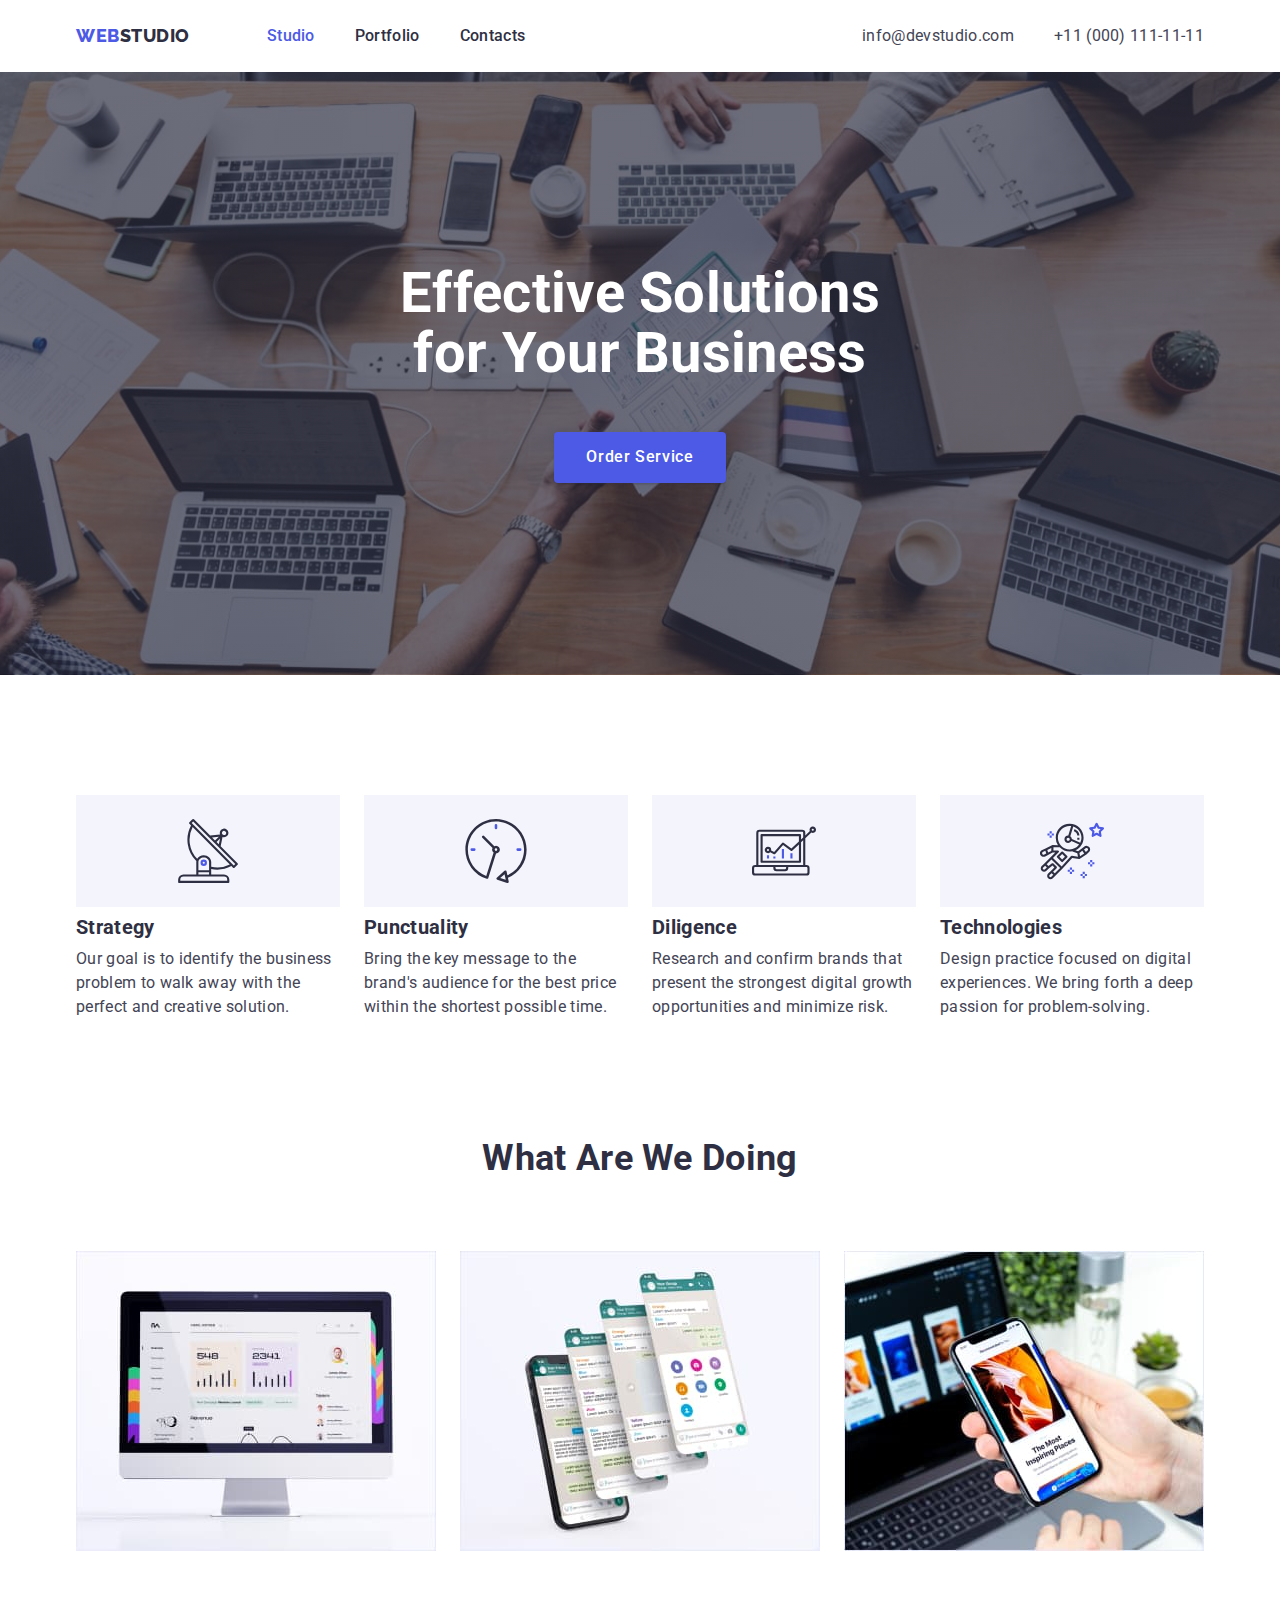
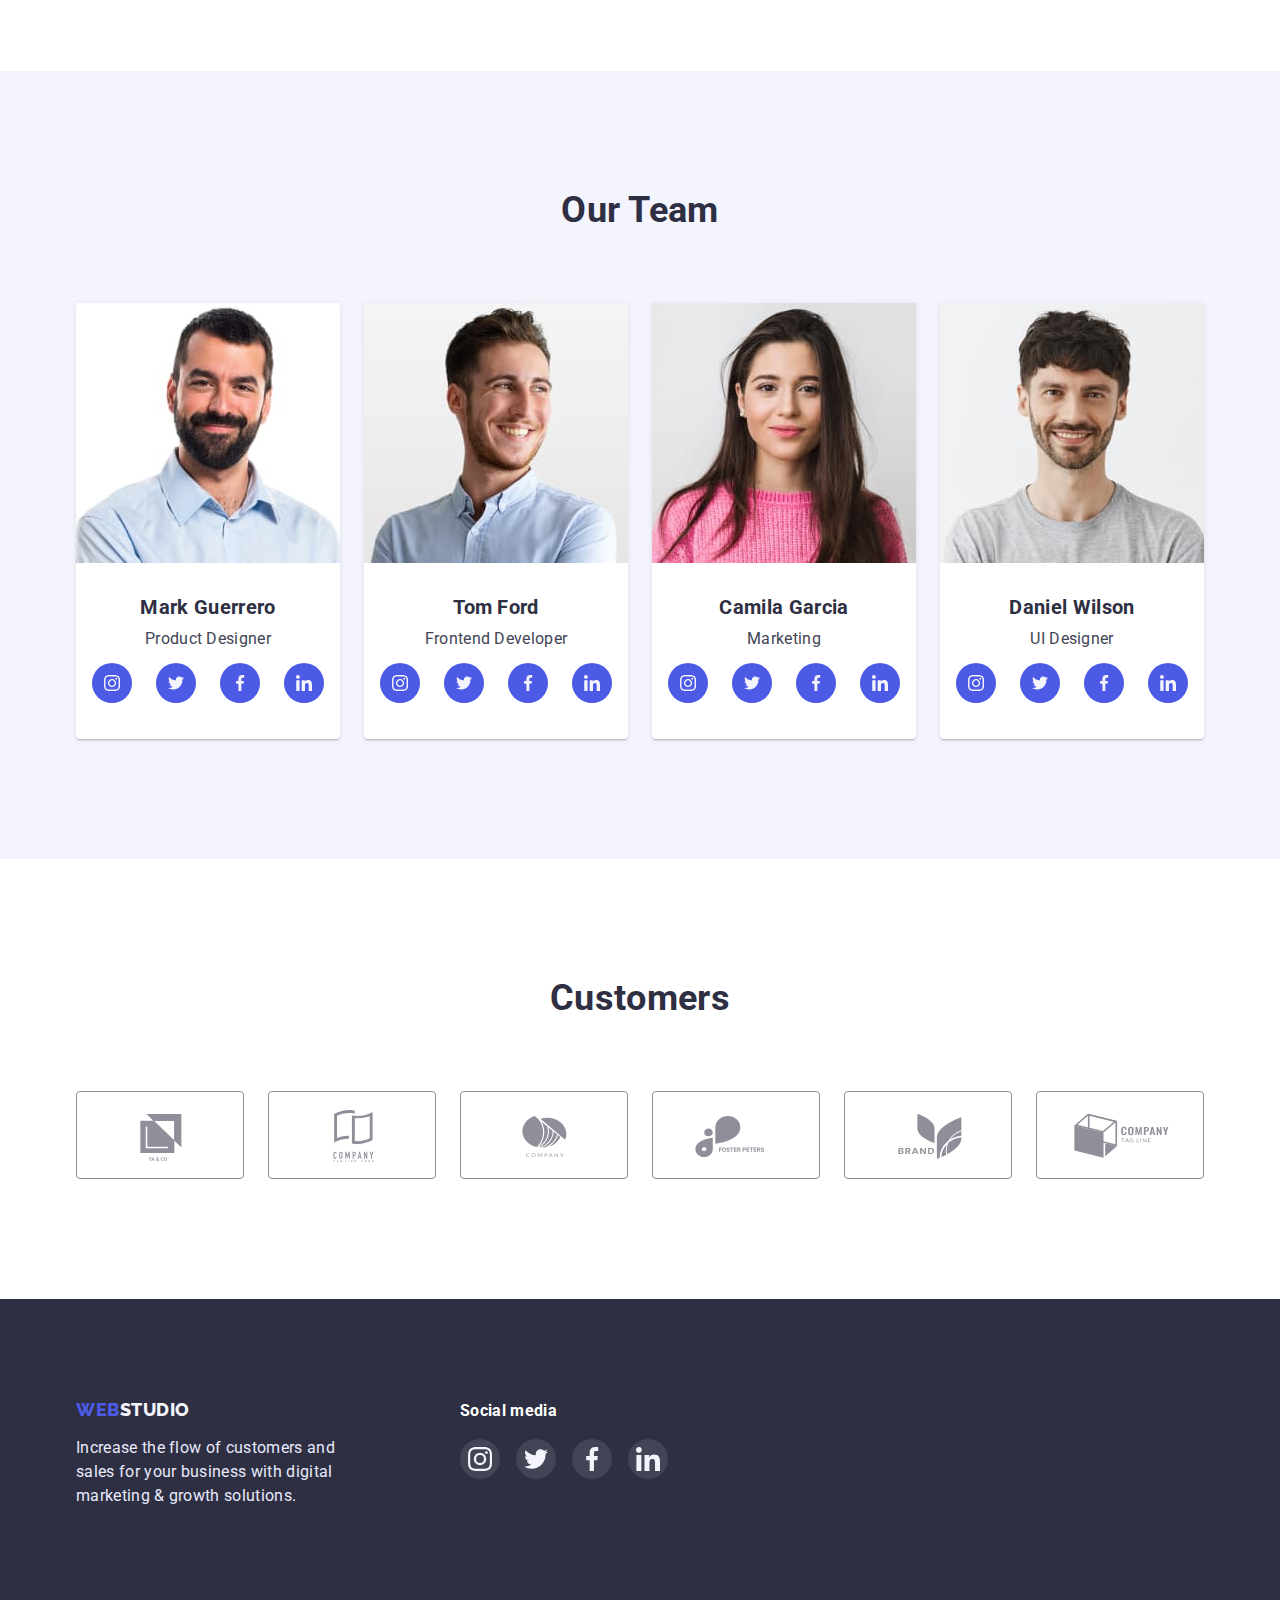
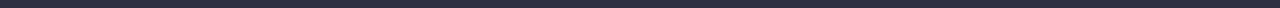
<file: index.html>
<!DOCTYPE html>
<html lang="en">
  <head>
    <meta charset="UTF-8" />
    <meta http-equiv="X-UA-Compatible" content="IE=edge" />
    <meta name="viewport" content="width=device-width, initial-scale=1.0" />
    <title>Web Studio</title>
    <link rel="preconnect" href="https://fonts.googleapis.com" />
    <link rel="preconnect" href="https://fonts.gstatic.com" crossorigin />
    <link
      href="https://fonts.googleapis.com/css2?family=Raleway:wght@800&family=Roboto:wght@400;500;700;900&display=swap"
      rel="stylesheet"
    />
    <link
      rel="stylesheet"
      href="https://cdnjs.cloudflare.com/ajax/libs/modern-normalize/1.1.0/modern-normalize.min.css"
    />
    <link rel="stylesheet" href="./css/styles.css" />
  </head>
  <body>
    <!-- Header -->

    <header class="header-page">
      <div class="container main-nav">
        <nav class="main-nav">
          <a href="./index.html" class="logo"><span>web</span>studio</a>
          <ul class="site-nav list">
            <li class="list-item">
              <a href="./index.html" class="link active">Studio</a>
            </li>
            <li class="list-item">
              <a href="./portfolio.html" class="link">Portfolio</a>
            </li>
            <li class="list-item"><a href="" class="link">Contacts</a></li>
          </ul>
        </nav>

        <ul class="contacts list">
          <li class="list-item">
            <a href="mailto:info@devstudio.com" class="link">
              info@devstudio.com</a
            >
          </li>
          <li class="list-item">
            <a href="tel:+110001111111" class="link">+11 (000) 111-11-11</a>
          </li>
        </ul>
      </div>
    </header>

    <!-- Main -->

    <main>
      <!-- Hero -->

      <section class="hero overlay">
        <h1 class="hero-title">Effective Solutions for Your Business</h1>
        <button type="button" class="button primary">Order Service</button>
      </section>

      <!-- Benefits -->

      <section class="section">
        <div class="container">
          <h2 class="visually-hidden">Benefits</h2>

          <ul class="card-set list">
            <li class="card-item">
              <div class="benefits-icon">
                <svg width="64" height="64">
                  <use href="./images/icons.svg#icon-antenna"></use>
                </svg>
              </div>
              <h3 class="list-title">Strategy</h3>
              <p>
                Our goal is to identify the business problem to walk away with
                the perfect and creative solution.
              </p>
            </li>
            <li class="card-item">
              <div class="benefits-icon">
                <svg width="64" height="64">
                  <use href="./images/icons.svg#icon-clock"></use>
                </svg>
              </div>
              <h3 class="list-title">Punctuality</h3>
              <p>
                Bring the key message to the brand's audience for the best price
                within the shortest possible time.
              </p>
            </li>
            <li class="card-item">
              <div class="benefits-icon">
                <svg width="64" height="64">
                  <use href="./images/icons.svg#icon-diagram"></use>
                </svg>
              </div>
              <h3 class="list-title">Diligence</h3>
              <p>
                Research and confirm brands that present the strongest digital
                growth opportunities and minimize risk.
              </p>
            </li>
            <li class="card-item">
              <div class="benefits-icon">
                <svg width="64" height="64">
                  <use href="./images/icons.svg#icon-astronaut"></use>
                </svg>
              </div>
              <h3 class="list-title">Technologies</h3>
              <p>
                Design practice focused on digital experiences. We bring forth a
                deep passion for problem-solving.
              </p>
            </li>
          </ul>
        </div>
      </section>

      <!-- What are we doing -->

      <section class="section no-padding">
        <div class="container">
          <h2 class="section-title">What are we doing</h2>
          <ul class="card-set list">
            <li class="card-item work-item">
              <img src="./images/computer.jpg" alt="computer" width="360" />
            </li>
            <li class="card-item work-item">
              <img src="./images/phone.jpg" alt="phone" width="360" />
            </li>
            <li class="card-item work-item">
              <img
                src="./images/computer-phone.jpg"
                alt="hand are holding the phone"
                width="360"
              />
            </li>
          </ul>
        </div>
      </section>

      <!-- Our team -->

      <section class="section team-background">
        <div class="container">
          <h2 class="section-title">Our Team</h2>

          <ul class="team-list card-set list">
            <li class="team-item card-item">
              <img
                src="./images/mark-guerrero.jpg"
                alt="Product designer Mark Guerrero"
                width="264"
              />
              <div class="team-card-discription">
                <h3 class="list-title">Mark Guerrero</h3>
                <p class="team-text">Product Designer</p>
                <ul class="socials list">
                  <li class="socials-list team-socials-list">
                    <a
                      href=""
                      class="social-link team-socials-link"
                      aria-label="Instagram"
                    >
                      <svg width="16" height="16">
                        <use href="./images/icons.svg#icon-instagram"></use>
                      </svg>
                    </a>
                  </li>
                  <li class="socials-list team-socials-list">
                    <a
                      href=""
                      class="social-link team-socials-link"
                      aria-label="Twitter"
                    >
                      <svg width="16" height="16">
                        <use href="./images/icons.svg#icon-twitter"></use>
                      </svg>
                    </a>
                  </li>
                  <li class="socials-list team-socials-list">
                    <a
                      href=""
                      class="social-link team-socials-link"
                      aria-label="Facebook"
                    >
                      <svg width="16" height="16">
                        <use href="./images/icons.svg#icon-facebook"></use>
                      </svg>
                    </a>
                  </li>
                  <li class="socials-list team-socials-list">
                    <a
                      href=""
                      class="social-link team-socials-link"
                      aria-label="Linkedin"
                    >
                      <svg width="16" height="16">
                        <use href="./images/icons.svg#icon-linkedin"></use>
                      </svg>
                    </a>
                  </li>
                </ul>
              </div>
            </li>
            <li class="team-item card-item">
              <img
                src="./images/tom-ford.jpg"
                alt="Frontend Developer Tom Ford"
                width="264"
              />
              <div class="team-card-discription">
                <h3 class="list-title">Tom Ford</h3>
                <p class="team-text">Frontend Developer</p>
                <ul class="socials list">
                  <li class="socials-list team-socials-list">
                    <a
                      href=""
                      class="social-link team-socials-link"
                      aria-label="Instagram"
                    >
                      <svg width="16" height="16">
                        <use href="./images/icons.svg#icon-instagram"></use>
                      </svg>
                    </a>
                  </li>
                  <li class="socials-list team-socials-list">
                    <a
                      href=""
                      class="social-link team-socials-link"
                      aria-label="Twitter"
                    >
                      <svg width="16" height="16">
                        <use href="./images/icons.svg#icon-twitter"></use>
                      </svg>
                    </a>
                  </li>
                  <li class="socials-list team-socials-list">
                    <a
                      href=""
                      class="social-link team-socials-link"
                      aria-label="Facebook"
                    >
                      <svg width="16" height="16">
                        <use href="./images/icons.svg#icon-facebook"></use>
                      </svg>
                    </a>
                  </li>
                  <li class="socials-list team-socials-list">
                    <a
                      href=""
                      class="social-link team-socials-link"
                      aria-label="Linkedin"
                    >
                      <svg width="16" height="16">
                        <use href="./images/icons.svg#icon-linkedin"></use>
                      </svg>
                    </a>
                  </li>
                </ul>
              </div>
            </li>
            <li class="team-item card-item">
              <img
                src="./images/camila-garcia.jpg"
                alt="Marketing Camila Garcia"
                width="264"
              />
              <div class="team-card-discription">
                <h3 class="list-title">Camila Garcia</h3>
                <p class="team-text">Marketing</p>
                <ul class="socials list">
                  <li class="socials-list team-socials-list">
                    <a
                      href=""
                      class="social-link team-socials-link"
                      aria-label="Instagram"
                    >
                      <svg width="16" height="16">
                        <use href="./images/icons.svg#icon-instagram"></use>
                      </svg>
                    </a>
                  </li>
                  <li class="socials-list team-socials-list">
                    <a
                      href=""
                      class="social-link team-socials-link"
                      aria-label="Twitter"
                    >
                      <svg width="16" height="16">
                        <use href="./images/icons.svg#icon-twitter"></use>
                      </svg>
                    </a>
                  </li>
                  <li class="socials-list team-socials-list">
                    <a
                      href=""
                      class="social-link team-socials-link"
                      aria-label="Facebook"
                    >
                      <svg width="16" height="16">
                        <use href="./images/icons.svg#icon-facebook"></use>
                      </svg>
                    </a>
                  </li>
                  <li class="socials-list team-socials-list">
                    <a
                      href=""
                      class="social-link team-socials-link"
                      aria-label="Linkedin"
                    >
                      <svg width="16" height="16">
                        <use href="./images/icons.svg#icon-linkedin"></use>
                      </svg>
                    </a>
                  </li>
                </ul>
              </div>
            </li>
            <li class="team-item card-item">
              <img
                src="./images/daniel-wilson.jpg"
                alt="UI Designer Daniel Wilson"
                width="264"
              />
              <div class="team-card-discription">
                <h3 class="list-title">Daniel Wilson</h3>
                <p class="team-text">UI Designer</p>
                <ul class="socials list">
                  <li class="socials-list team-socials-list">
                    <a
                      href=""
                      class="social-link team-socials-link"
                      aria-label="Instagram"
                    >
                      <svg width="16" height="16">
                        <use href="./images/icons.svg#icon-instagram"></use>
                      </svg>
                    </a>
                  </li>
                  <li class="socials-list team-socials-list">
                    <a
                      href=""
                      class="social-link team-socials-link"
                      aria-label="Twitter"
                    >
                      <svg width="16" height="16">
                        <use href="./images/icons.svg#icon-twitter"></use>
                      </svg>
                    </a>
                  </li>
                  <li class="socials-list team-socials-list">
                    <a
                      href=""
                      class="social-link team-socials-link"
                      aria-label="Facebook"
                    >
                      <svg width="16" height="16">
                        <use href="./images/icons.svg#icon-facebook"></use>
                      </svg>
                    </a>
                  </li>
                  <li class="socials-list team-socials-list">
                    <a
                      href=""
                      class="social-link team-socials-link"
                      aria-label="Linkedin"
                    >
                      <svg width="16" height="16">
                        <use href="./images/icons.svg#icon-linkedin"></use>
                      </svg>
                    </a>
                  </li>
                </ul>
              </div>
            </li>
          </ul>
        </div>
      </section>
    </main>

    <!-- Customers -->

    <section class="section">
      <div class="container">
        <h2 class="section-title">Customers</h2>
        <ul class="card-set list">
          <li class="customers-list card-item">
            <a href="" class="customers-link" aria-label="Client1">
              <svg width="104" height="56" class="customers-icon">
                <use href="./images/icons.svg#icon-logo1"></use>
              </svg>
            </a>
          </li>
          <li class="customers-list card-item">
            <a href="" class="customers-link" aria-label="Client2">
              <svg width="104" height="56" class="customers-icon">
                <use href="./images/icons.svg#icon-logo2"></use>
              </svg>
            </a>
          </li>
          <li class="customers-list card-item">
            <a href="" class="customers-link" aria-label="Client3">
              <svg width="104" height="56" class="customers-icon">
                <use href="./images/icons.svg#icon-logo3"></use>
              </svg>
            </a>
          </li>
          <li class="customers-list card-item">
            <a href="" class="customers-link" aria-label="Client4">
              <svg width="104" height="56" class="customers-icon">
                <use href="./images/icons.svg#icon-logo4"></use>
              </svg>
            </a>
          </li>
          <li class="customers-list card-item">
            <a href="" class="customers-link" aria-label="Client5">
              <svg width="104" height="56" class="customers-icon">
                <use href="./images/icons.svg#icon-logo5"></use>
              </svg>
            </a>
          </li>
          <li class="customers-list card-item">
            <a href="" class="customers-link" aria-label="Client6">
              <svg width="104" height="56" class="customers-icon">
                <use href="./images/icons.svg#icon-logo6"></use>
              </svg>
            </a>
          </li>
        </ul>
      </div>
    </section>

    <!-- Footer -->
    <footer class="footer background">
      <div class="container footer-container">
        <div class="footer-logo">
          <a href="./index.html" class="logo"><span>web</span>studio</a>

          <p class="footer-text">
            Increase the flow of customers and sales for your business with
            digital marketing &amp; growth solutions.
          </p>
        </div>
        <div class="footer-socials">
          <b class="social-media">Social media</b>
          <ul class="socials list">
            <li class="footer-socials-list">
              <a
                href=""
                class="social-link footer-socials-link"
                aria-label="Instagram"
              >
                <svg width="24" height="24">
                  <use href="./images/icons.svg#icon-instagram"></use>
                </svg>
              </a>
            </li>
            <li class="footer-socials-list">
              <a
                href=""
                class="social-link footer-socials-link"
                aria-label="Twitter"
              >
                <svg width="24" height="24">
                  <use href="./images/icons.svg#icon-twitter"></use>
                </svg>
              </a>
            </li>
            <li class="footer-socials-list">
              <a
                href=""
                class="social-link footer-socials-link"
                aria-label="Facebook"
              >
                <svg width="24" height="24">
                  <use href="./images/icons.svg#icon-facebook"></use>
                </svg>
              </a>
            </li>
            <li class="footer-socials-list">
              <a
                href=""
                class="social-link footer-socials-link"
                aria-label="Linkedin"
              >
                <svg width="24" height="24">
                  <use href="./images/icons.svg#icon-linkedin"></use>
                </svg>
              </a>
            </li>
          </ul>
        </div>
      </div>
    </footer>
  </body>
</html>
</file>
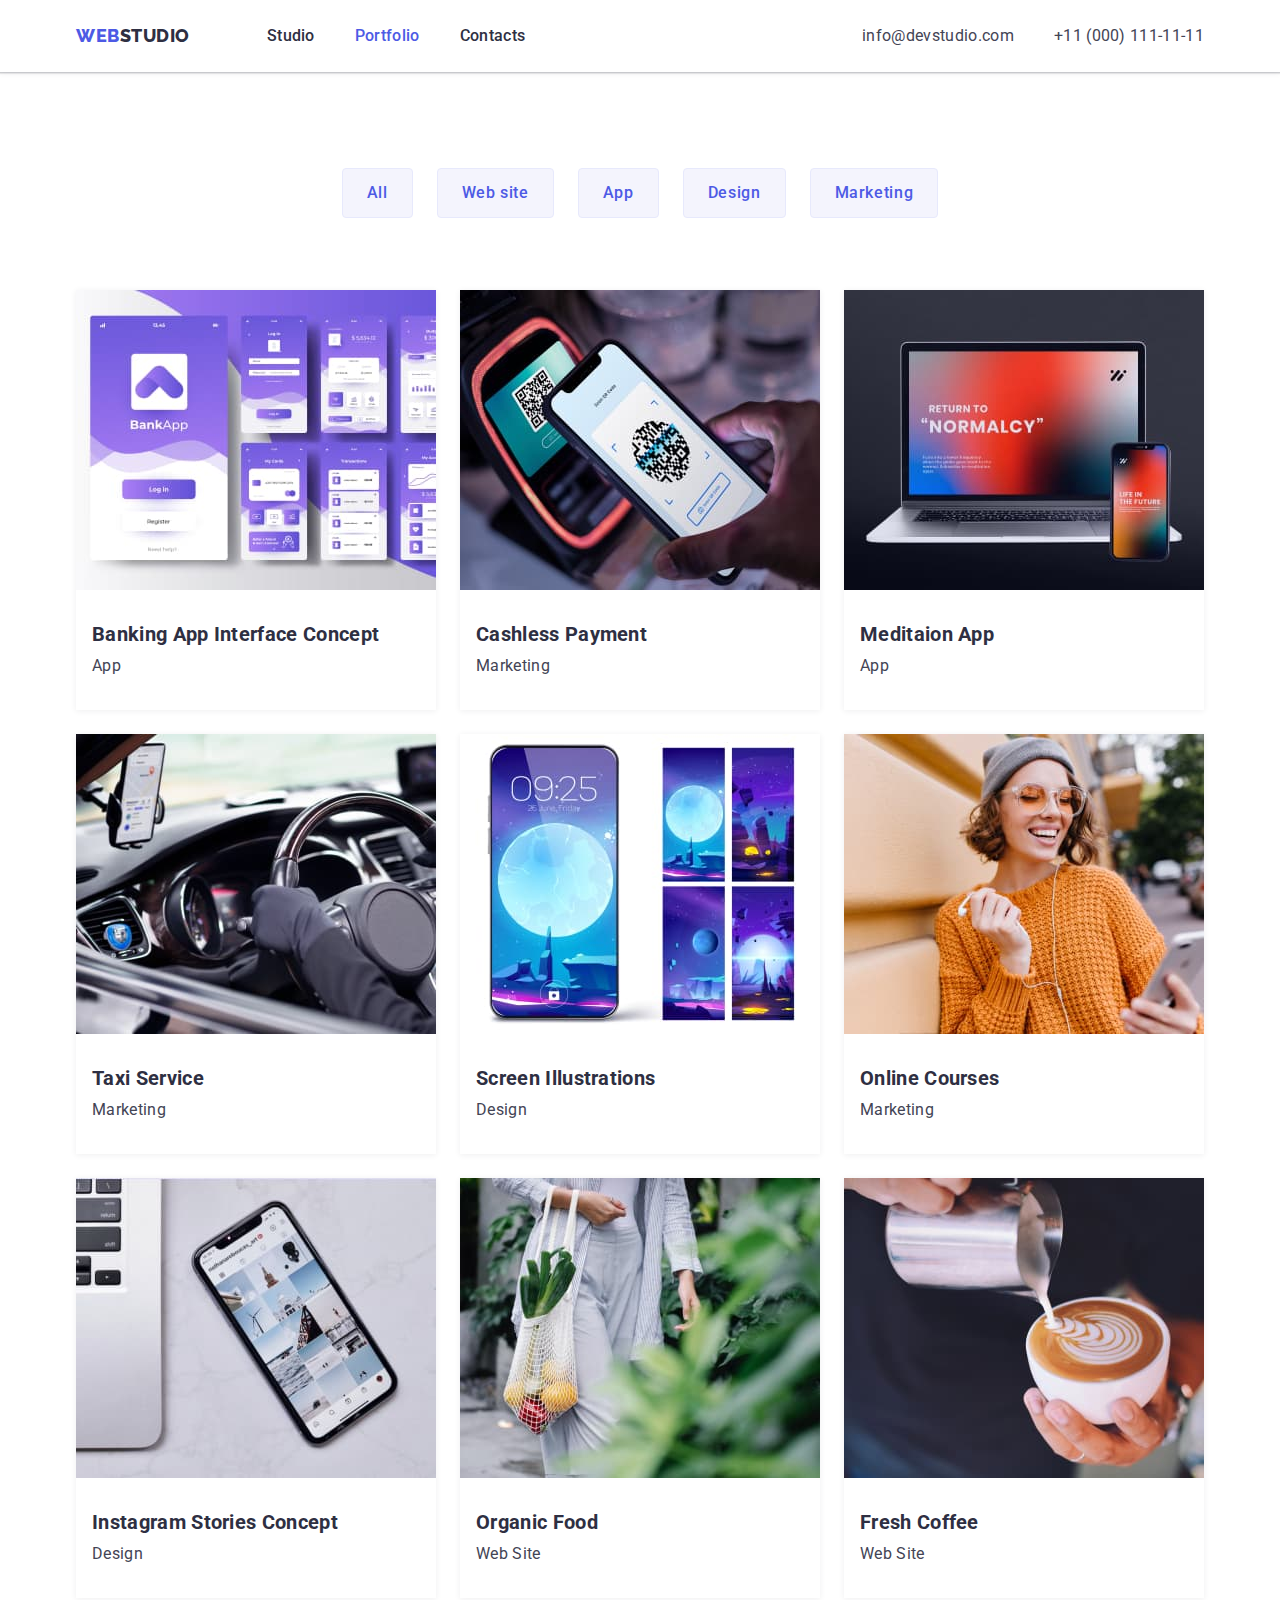
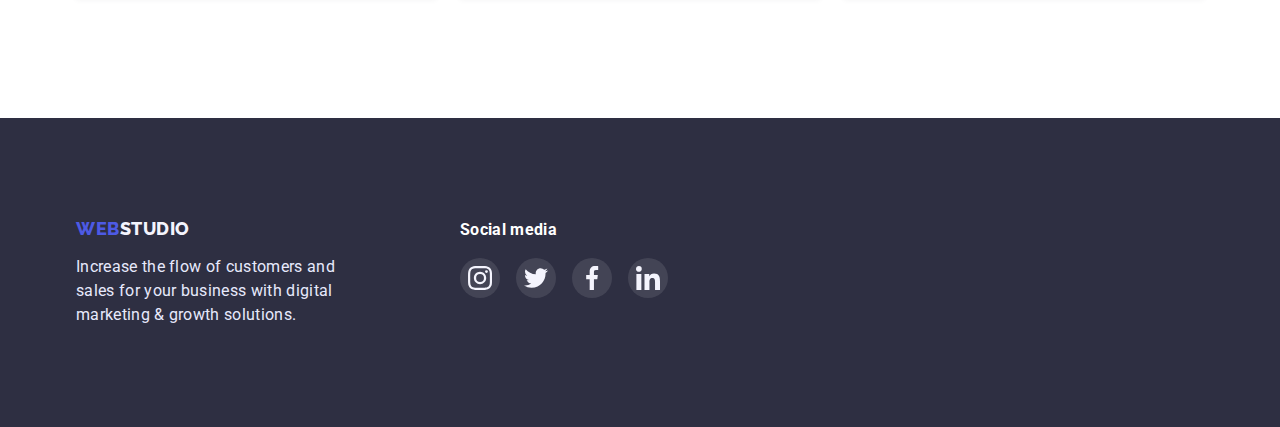
<file: portfolio.html>
<!DOCTYPE html>
<html lang="en">
  <head>
    <meta charset="UTF-8" />
    <meta http-equiv="X-UA-Compatible" content="IE=edge" />
    <meta name="viewport" content="width=device-width, initial-scale=1.0" />
    <title>Portfolio</title>
    <link rel="preconnect" href="https://fonts.googleapis.com" />
    <link rel="preconnect" href="https://fonts.gstatic.com" crossorigin />
    <link
      href="https://fonts.googleapis.com/css2?family=Raleway:wght@800&family=Roboto:wght@400;500;700;900&display=swap"
      rel="stylesheet"
    />
    <link
      rel="stylesheet"
      href="https://cdnjs.cloudflare.com/ajax/libs/modern-normalize/1.1.0/modern-normalize.min.css"
    />
    <link rel="stylesheet" href="./css/styles.css" />
  </head>
  <body>
    <header class="header-page">
      <div class="container main-nav">
        <nav class="main-nav">
          <a href="./index.html" class="logo"><span>web</span>studio</a>
          <ul class="site-nav list">
            <li class="list-item">
              <a href="./index.html" class="link">Studio</a>
            </li>
            <li class="list-item">
              <a href="./portfolio.html" class="link active">Portfolio</a>
            </li>
            <li class="list-item"><a href="" class="link">Contacts</a></li>
          </ul>
        </nav>

        <ul class="contacts list">
          <li class="list-item">
            <a href="mailto:info@devstudio.com" class="link"
              >info@devstudio.com</a
            >
          </li>
          <li class="list-item">
            <a href="tel:+110001111111" class="link">+11 (000) 111-11-11</a>
          </li>
        </ul>
      </div>
    </header>
    <main>
      <section class="portfolio-section">
        <div class="container">
          <h1 class="visually-hidden">Portfolio</h1>
          <ul class="filters list">
            <li class="filters-item">
              <button type="button" class="button secondary">All</button>
            </li>
            <li class="filters-item">
              <button type="button" class="button secondary">Web site</button>
            </li>
            <li class="filters-item">
              <button type="button" class="button secondary">App</button>
            </li>
            <li class="filters-item">
              <button type="button" class="button secondary">Design</button>
            </li>
            <li class="filters-item">
              <button type="button" class="button secondary">Marketing</button>
            </li>
          </ul>

          <ul class="card-set list">
            <li class="card-item portfolio-card">
              <a href="" class="portfolio-link">
                <img
                  src="./images/banking-app.jpg"
                  alt="Banking app interface concept"
                  width="360"
                />
                <div class="card-discription">
                  <h2 class="list-title">Banking App Interface Concept</h2>
                  <p>App</p>
                </div>
              </a>
            </li>
            <li class="card-item portfolio-card">
              <a href="" class="portfolio-link">
                <img
                  src="./images/payment.jpg"
                  alt="Phone with QR code for cashless payment"
                  width="360"
                />
                <div class="card-discription">
                  <h2 class="list-title">Cashless Payment</h2>
                  <p>Marketing</p>
                </div>
              </a>
            </li>
            <li class="card-item portfolio-card">
              <a href="" class="portfolio-link">
                <img
                  src="./images/meditation-app.jpg"
                  alt="A computer and a phone with a meditation app"
                  width="360"
                />
                <div class="card-discription">
                  <h2 class="list-title">Meditaion App</h2>
                  <p>App</p>
                </div>
              </a>
            </li>
            <li class="card-item portfolio-card">
              <a href="" class="portfolio-link">
                <img
                  src="./images/taxi-service.jpg"
                  alt="Taxi driver in the car"
                  width="360"
                />
                <div class="card-discription">
                  <h2 class="list-title">Taxi Service</h2>
                  <p>Marketing</p>
                </div>
              </a>
            </li>
            <li class="card-item portfolio-card">
              <a href="" class="portfolio-link">
                <img
                  src="./images/screen-illustratiins.jpg"
                  alt="Phone with moon illustration"
                  width="360"
                />
                <div class="card-discription">
                  <h2 class="list-title">Screen Illustrations</h2>
                  <p>Design</p>
                </div>
              </a>
            </li>
            <li class="card-item portfolio-card">
              <a href="" class="portfolio-link">
                <img
                  src="./images/online-courses.jpg"
                  alt="A girl who are listening something in headphones"
                  width="360"
                />
                <div class="card-discription">
                  <h2 class="list-title">Online Courses</h2>
                  <p>Marketing</p>
                </div>
              </a>
            </li>
            <li class="card-item portfolio-card">
              <a href="" class="portfolio-link">
                <img
                  src="./images/stories-concept.jpg"
                  alt="Instagram stories concept"
                  width="360"
                />
                <div class="card-discription">
                  <h2 class="list-title">Instagram Stories Concept</h2>
                  <p>Design</p>
                </div>
              </a>
            </li>
            <li class="card-item portfolio-card">
              <a href="" class="portfolio-link">
                <img
                  src="./images/organic-food.jpg"
                  alt="Woman with organic food"
                  width="360"
                />
                <div class="card-discription">
                  <h2 class="list-title">Organic Food</h2>
                  <p>Web Site</p>
                </div>
              </a>
            </li>
            <li class="card-item portfolio-card">
              <a href="" class="portfolio-link">
                <img
                  src="./images/fresh-coffee.jpg"
                  alt="Barista with a cup of coffee"
                  width="360"
                />
                <div class="card-discription">
                  <h2 class="list-title">Fresh Coffee</h2>
                  <p>Web Site</p>
                </div>
              </a>
            </li>
          </ul>
        </div>
      </section>
    </main>
    <footer class="footer background">
      <div class="container footer-container">
        <div class="footer-logo">
          <a href="./index.html" class="logo"><span>web</span>studio</a>

          <p class="footer-text">
            Increase the flow of customers and sales for your business with
            digital marketing &amp; growth solutions.
          </p>
        </div>
        <div class="footer-socials">
          <b class="social-media">Social media</b>
          <ul class="socials list">
            <li class="footer-socials-list">
              <a href="" class="social-link footer-socials-link">
                <svg width="24" height="24">
                  <use href="./images/icons.svg#icon-instagram"></use>
                </svg>
              </a>
            </li>
            <li class="footer-socials-list">
              <a href="" class="social-link footer-socials-link">
                <svg width="24" height="24">
                  <use href="./images/icons.svg#icon-twitter"></use>
                </svg>
              </a>
            </li>
            <li class="footer-socials-list">
              <a href="" class="social-link footer-socials-link">
                <svg width="24" height="24">
                  <use href="./images/icons.svg#icon-facebook"></use>
                </svg>
              </a>
            </li>
            <li class="footer-socials-list">
              <a href="" class="social-link footer-socials-link">
                <svg width="24" height="24">
                  <use href="./images/icons.svg#icon-linkedin"></use>
                </svg>
              </a>
            </li>
          </ul>
        </div>
      </div>
    </footer>
  </body>
</html>
</file>
<file: css/styles.css>
:root {
  --primary-text-color: #434455;
  --navy-blue: #2e2f42;
  --primary-brand: #4d5ae5;
  --color-white: #ffffff;
  --accent-cornflover: #e7e9fc;
  --light-cloud: #f4f4fd;
  --primary-button-hover: #404bbf;
  --color-gray: #8e8f99;
  --card-set-gap: 24px;
}

body {
  color: var(--primary-text-color);
  background-color: var(--color-white);

  font-family: "Roboto", sans-serif;
  font-size: 16px;
  font-weight: 400;
  line-height: 1.5;
  letter-spacing: 0.02em;
}

/* ----------------Utilities----------------- */

h1,
h2,
h3,
h4,
h5,
h6,
p,
ul {
  margin-top: 0;
  margin-bottom: 0;
  padding-left: 0;
}

img {
  display: block;
  max-width: 100%;
}

.container {
  margin-left: auto;
  margin-right: auto;
  width: 1158px;
  padding-left: 15px;
  padding-right: 15px;
}

.list {
  list-style: none;
}

.visually-hidden {
  position: absolute;
  white-space: nowrap;
  width: 1px;
  height: 1px;
  overflow: hidden;
  border: 0;
  padding: 0;
  clip: rect(0 0 0 0);
  clip-path: inset(50%);
  margin: -1px;
}

.section.no-padding {
  padding-top: 0;
}

.card-set {
  display: flex;
  flex-wrap: wrap;
  margin-left: calc(-1 * var(--card-set-gap));
  margin-top: calc(-1 * var(--card-set-gap));
}

.card-item {
  flex-basis: calc(100% / 4 - var(--card-set-gap));
  margin-left: var(--card-set-gap);
  margin-top: var(--card-set-gap);
}

/* --------------------Button------------------- */

.button {
  color: var(--primary-text-color);
  border: 0;
  border-radius: 4px;

  cursor: pointer;
  font-family: inherit;
  font-size: 16px;
  line-height: 1.5;
  font-weight: 500;
  letter-spacing: 0.04em;
}

.button.primary {
  padding: 16px 32px;

  color: var(--color-white);
  background-color: var(--primary-brand);
  box-shadow: 0px 1px 6px rgba(46, 47, 66, 0.08),
    0px 1px 1px rgba(46, 47, 66, 0.16), 0px 2px 1px rgba(46, 47, 66, 0.08);

  line-height: 1.18;
}

.button.primary:hover,
.button.primary:focus {
  background-color: var(--primary-button-hover);
  box-shadow: 0px 4px 4px rgba(0, 0, 0, 0.15);
}

.button.secondary {
  padding: 12px var(--card-set-gap);
  border: 1px solid var(--accent-cornflover);

  color: var(--primary-brand);
  background-color: var(--light-cloud);
}

.button.secondary:hover,
.button.secondary:focus {
  border: 1px solid transparent;

  color: var(--color-white);
  background-color: var(--primary-brand);
  box-shadow: 0px 3px 1px rgba(0, 0, 0, 0.1), 0px 2px 1px rgba(0, 0, 0, 0.08),
    0px 2px 2px rgba(0, 0, 0, 0.12);
}

/* ----------------Header--------------------- */

.header-page {
  box-shadow: 0px 2px 1px rgba(46, 47, 66, 0.08),
    0px 1px 1px rgba(46, 47, 66, 0.16), 0px 1px 6px rgba(46, 47, 66, 0.08);
}

.logo {
  margin-right: 77px;

  color: var(--navy-blue);
  font-family: "Raleway", sans-serif;
  font-size: 18px;
  font-weight: 800;
  line-height: 1.33;
  letter-spacing: 0.03em;
  text-transform: uppercase;
  text-decoration: none;
}

.logo span {
  color: var(--primary-brand);
}

/* --------------------Site nav------------------- */

.main-nav {
  display: flex;
  align-items: center;
}

.site-nav {
  display: flex;
}

.list-item:not(:last-child) {
  margin-right: 40px;
}

.site-nav .link {
  display: block;
  padding-top: var(--card-set-gap);
  padding-bottom: var(--card-set-gap);

  color: var(--navy-blue);
  font-weight: 500;
  text-decoration: none;
}

.site-nav .link.active {
  color: var(--primary-brand);
}

.site-nav .link:hover,
.site-nav .link:focus {
  color: var(--primary-brand);
}

.contacts {
  display: flex;
  margin-left: auto;
}

.contacts .link {
  color: var(--primary-text-color);
  text-decoration: none;
}

.contacts .link:hover,
.contacts .link:focus {
  color: var(--primary-brand);
}

/* ---------------Main-------------------- */

/* ---------------Hero------------------ */

.overlay {
  margin-left: auto;
  margin-right: auto;
  max-width: 1440px;
  background-image: linear-gradient(
      to right,
      rgba(46, 47, 66, 0.7),
      rgba(46, 47, 66, 0.7)
    ),
    url(../images/people-office.jpg);
  background-size: cover;
  background-position: center;
}

.hero {
  text-align: center;
  padding-top: 192px;
  padding-bottom: 192px;
}

.hero-title {
  margin-bottom: 48px;
  text-align: center;
  margin-left: auto;
  margin-right: auto;

  color: var(--color-white);
  font-weight: 700;
  width: 492px;
  font-size: 56px;
  line-height: 1.07;
}

/* ----------------Section--------------- */

.section {
  padding-top: 120px;
  padding-bottom: 120px;
}

.section-title {
  margin-bottom: 72px;

  color: var(--navy-blue);
  font-weight: 700;
  font-size: 36px;
  line-height: 1.11;
  text-align: center;
  text-transform: capitalize;
}

.list-title {
  margin-bottom: 8px;

  color: var(--navy-blue);
  font-weight: 700;
  font-size: 20px;
  line-height: 1.2;
}

/* -----------------Benefits--------------- */

.benefits-icon {
  display: flex;
  justify-content: center;
  align-items: center;
  margin-bottom: 8px;

  background-color: var(--light-cloud);
  max-width: 100%;
  height: 112px;
}

/* --------------What are we doing---------------- */

.work-item {
  flex-basis: calc(100% / 3 - var(--card-set-gap));
}

/* ---------------------Our team--------------------- */

.team-background {
  background-color: var(--light-cloud);
}

.team-item {
  box-shadow: 0px 1px 6px rgba(46, 47, 66, 0.08),
    0px 1px 1px rgba(46, 47, 66, 0.16), 0px 2px 1px rgba(46, 47, 66, 0.08);
  border-radius: 0px 0px 4px 4px;
  background-color: var(--color-white);
}

.team-card-discription {
  padding-top: 32px;
  padding-bottom: 36px;
  text-align: center;
}

.team-text {
  margin-bottom: 12px;
}

.socials {
  display: flex;
  justify-content: center;
}

.socials-list:not(:last-child) {
  margin-right: var(--card-set-gap);
}

.social-link {
  display: flex;
  justify-content: center;
  align-items: center;
  width: 40px;
  height: 40px;
  border-radius: 50%;
}

.team-socials-link {
  background-color: var(--primary-brand);
}

/* -----------------Customers---------------- */

.customers-list {
  flex-basis: calc(100% / 6 - var(--card-set-gap));
}

.customers-link {
  display: flex;
  justify-content: center;
  align-items: center;
  height: 88px;
  border: 1px solid var(--color-gray);
  border-radius: 4px;
  color: var(--color-gray);
}

.customers-icon {
  fill: currentColor;
}

.customers-link:hover,
.customers-link:focus {
  border: 1px solid var(--primary-brand);
}

.customers-link:hover .customers-icon,
.customers-link:focus .customers-icon {
  fill: var(--primary-brand);
}

/* ----------------Footer-------------------- */

.footer {
  padding-top: 100px;
  padding-bottom: 100px;
}

.footer-container {
  display: flex;
}

.footer.background {
  background-color: var(--navy-blue);
}

.footer .logo {
  display: inline-block;
  margin-bottom: 16px;
  margin-right: 0;

  color: var(--light-cloud);
  line-height: 1.17;
  text-decoration: none;
}

.footer-text {
  color: var(--accent-cornflover);
  width: 264px;
}

/* --------------Footer social media---------------- */

.footer-logo {
  margin-right: 120px;
}

.social-media {
  display: block;
  color: var(--color-white);
  margin-bottom: 16px;
}

.footer-socials-list:not(:last-child) {
  margin-right: 16px;
}

.footer-socials-link {
  background-color: rgba(255, 255, 255, 0.1);
}

.footer-socials-link:hover,
.footer-socials-link:focus {
  background-color: #31d0aa;
}

/* ------------------Portfolio--------------------- */

.portfolio-section {
  padding-top: 96px;
  padding-bottom: 120px;
}

/* -----------------------Filters------------------ */

.filters {
  display: flex;
  justify-content: center;
  margin-bottom: 72px;
}

.filters-item:not(:last-child) {
  margin-right: var(--card-set-gap);
}

/* --------------------Portfolio cards-------------- */

.portfolio-card {
  flex-basis: calc(100% / 3 - var(--card-set-gap));
}

.card-discription {
  padding-top: 32px;
  padding-bottom: 32px;
  padding-left: 16px;
  padding-right: 16px;
}

.portfolio-link {
  display: block;
  color: var(--primary-text-color);
  text-decoration: none;
  box-shadow: 0px 1px 6px rgba(46, 47, 66, 0.08);
}

.portfolio-link:hover,
.portfolio-link:focus {
  box-shadow: 0px 1px 6px rgba(46, 47, 66, 0.08),
    0px 1px 1px rgba(46, 47, 66, 0.16), 0px 2px 1px rgba(46, 47, 66, 0.08);
}
</file>
